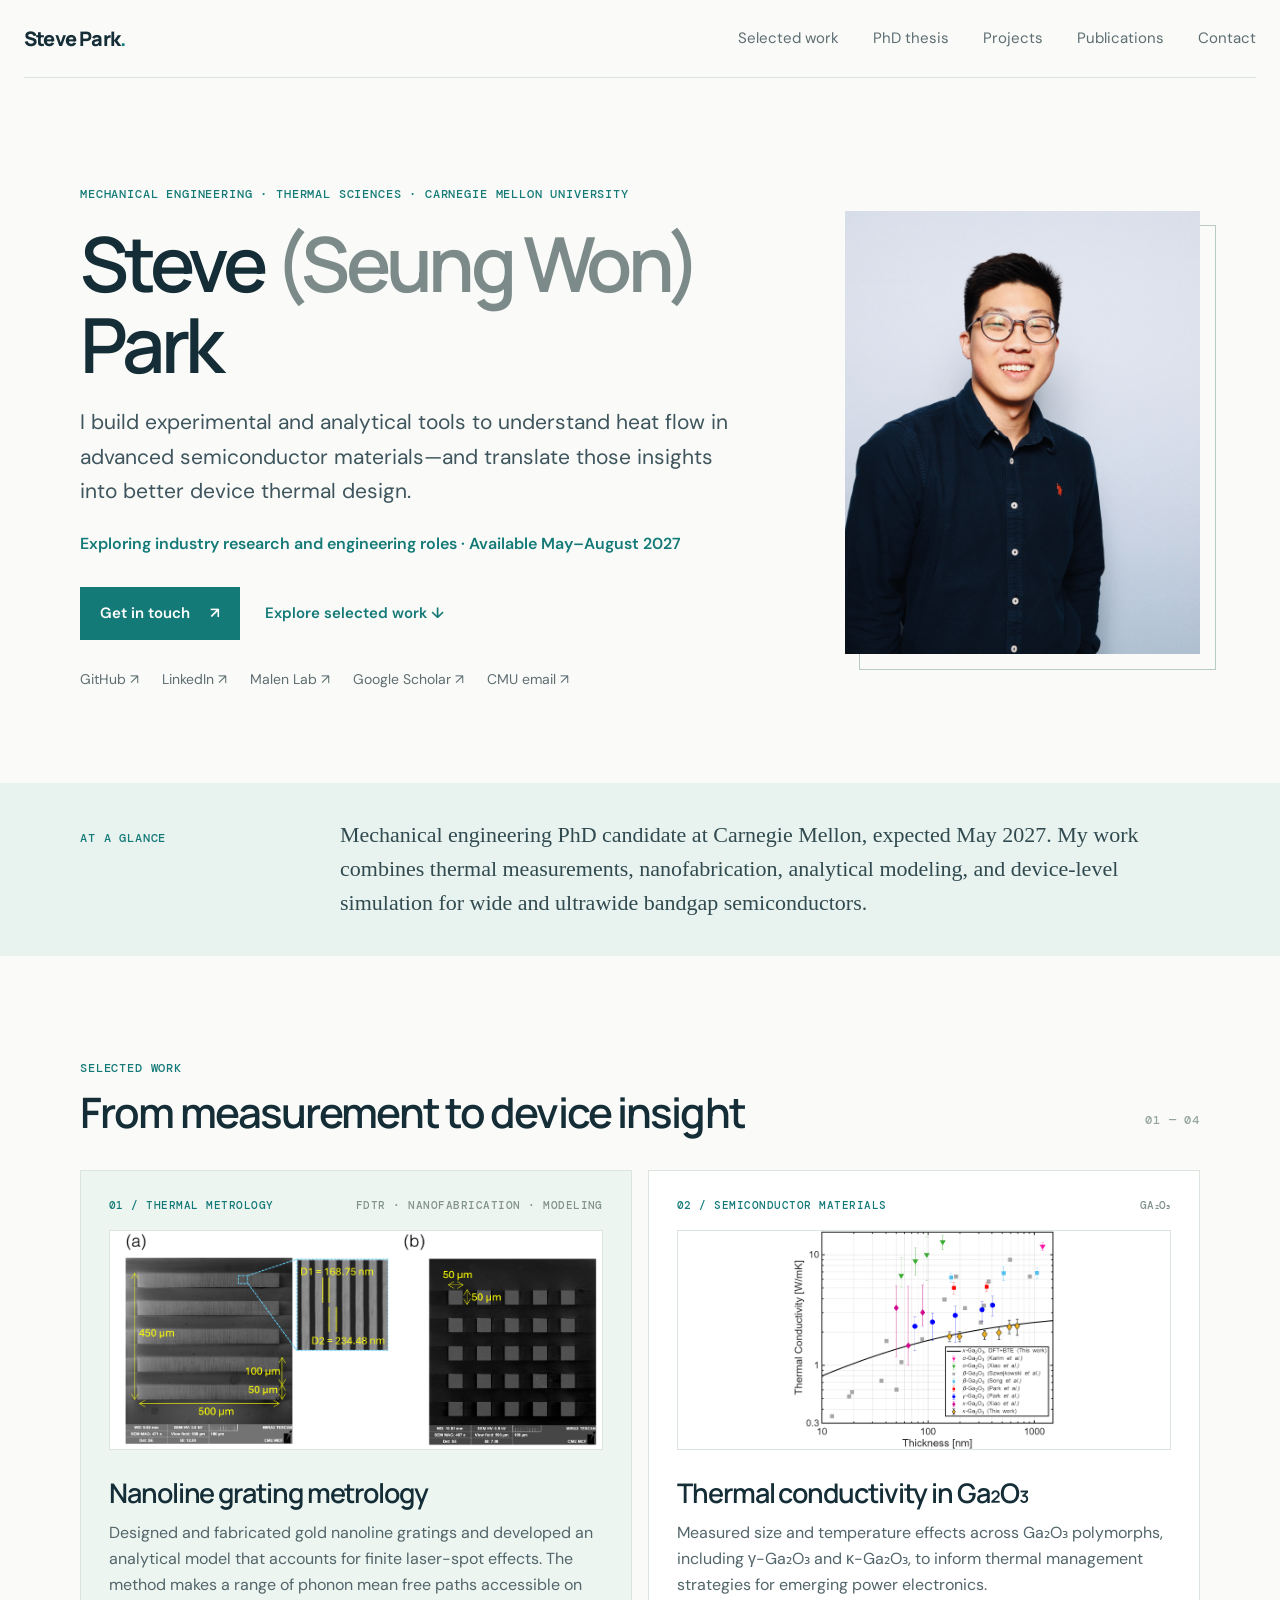
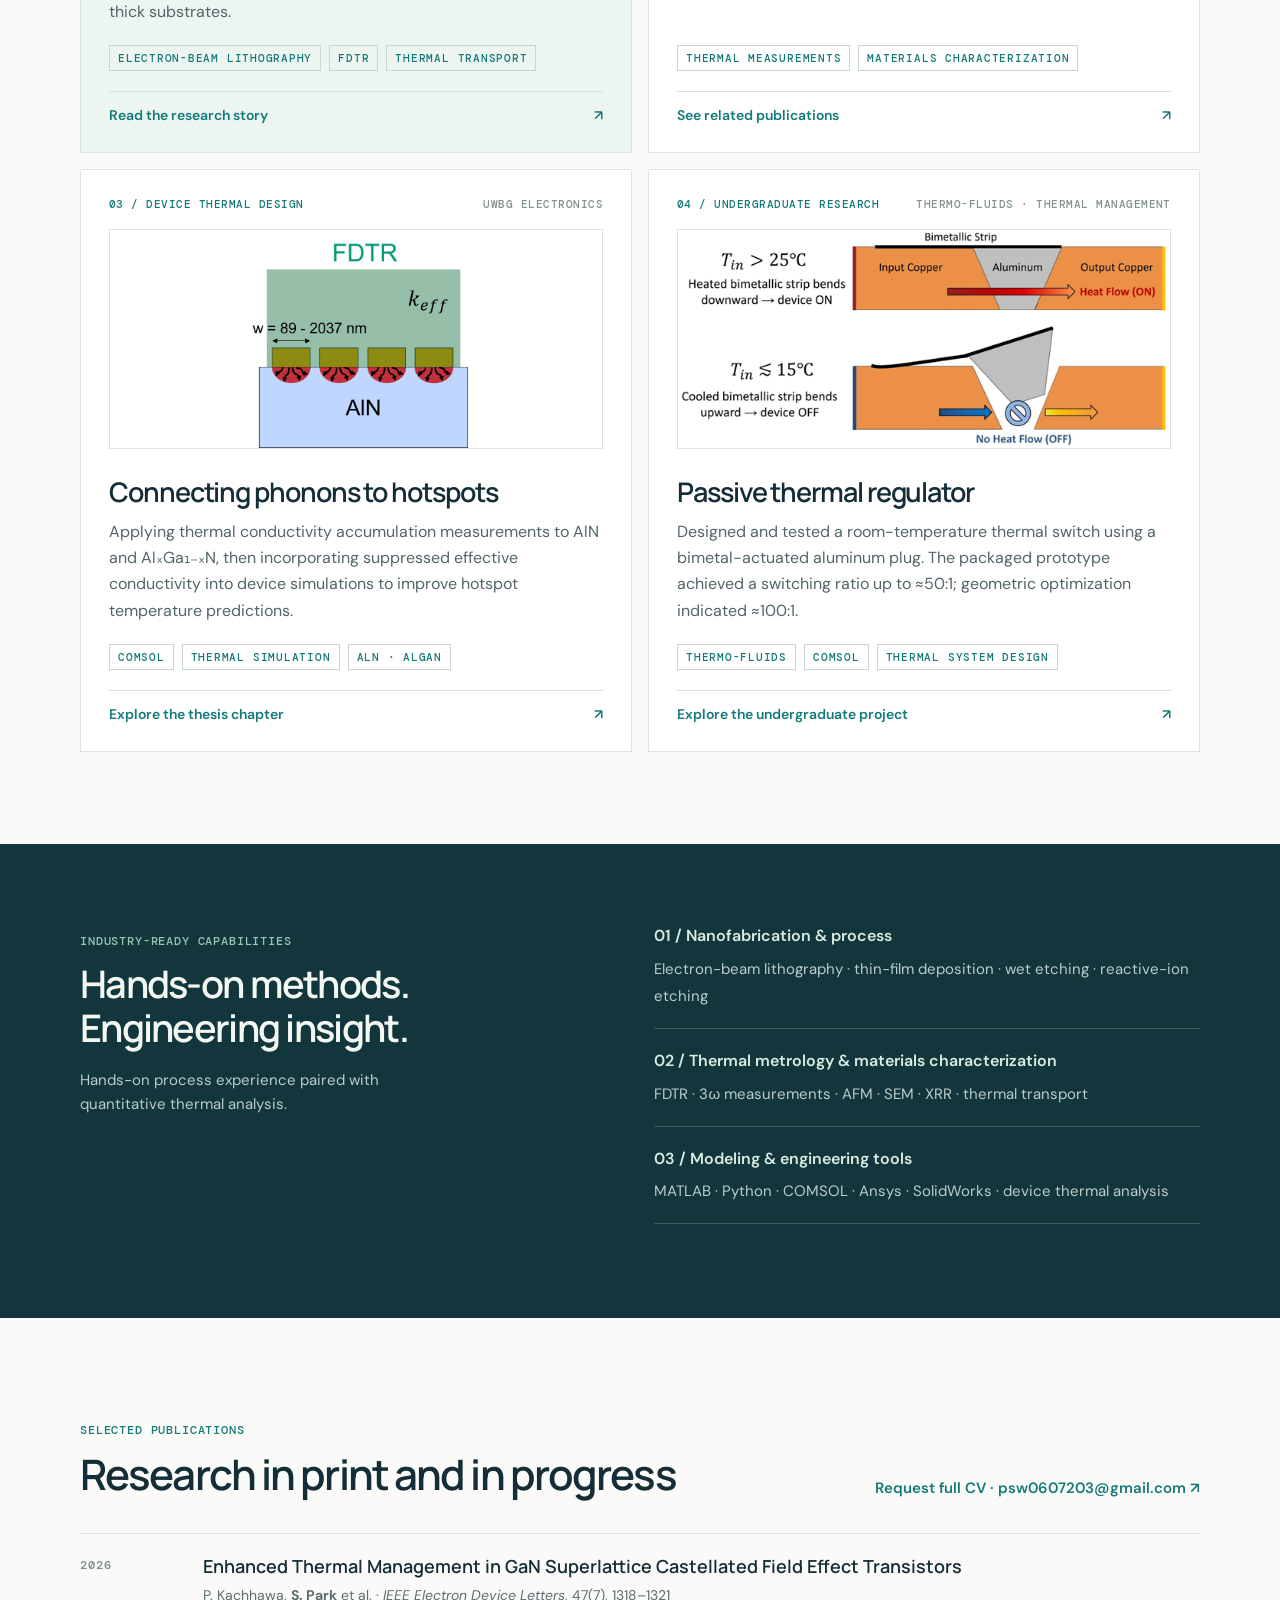
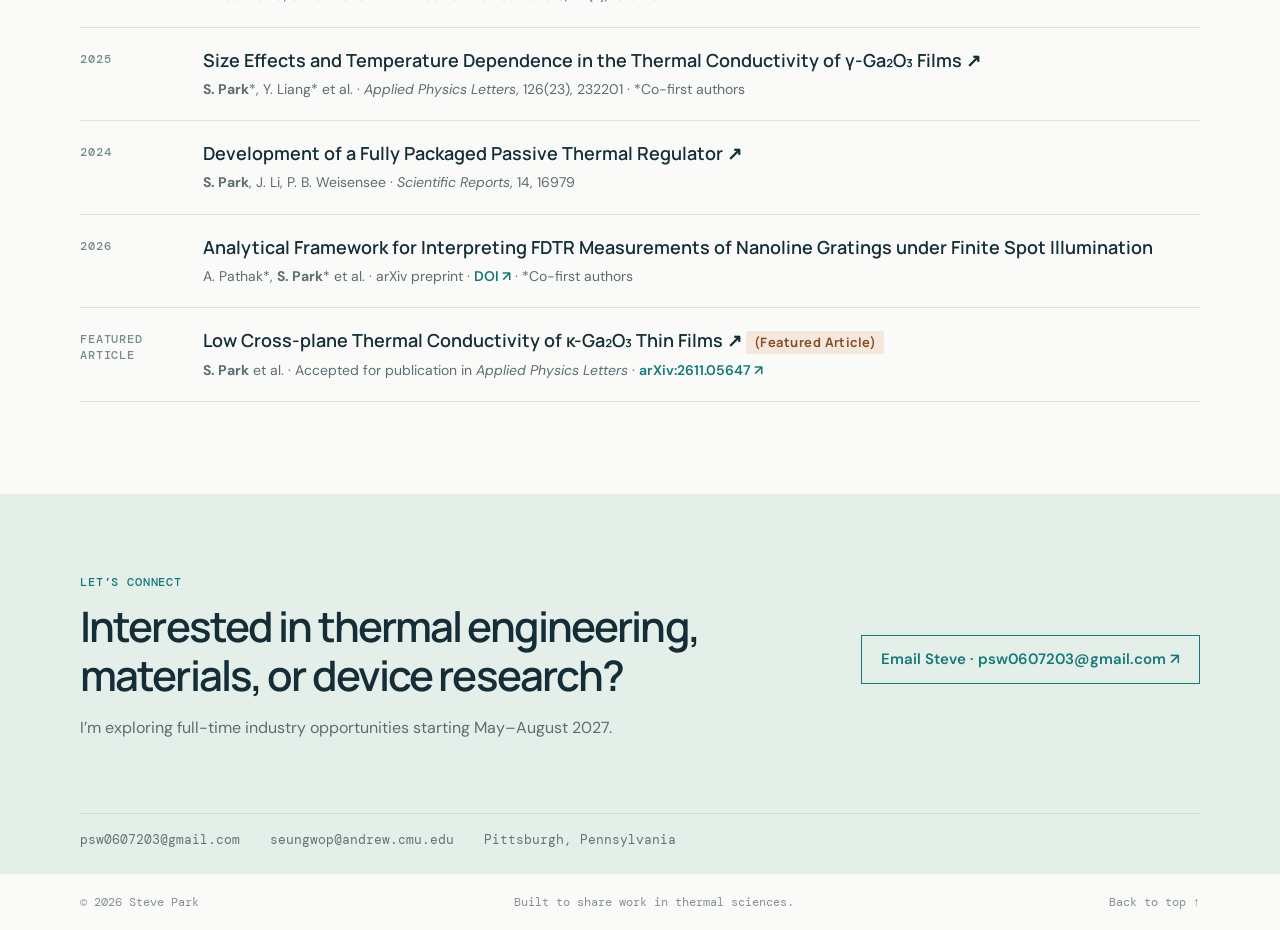
<file: index.html>
<!doctype html>
<html lang="en">
<head>
  <meta charset="utf-8">
  <meta name="viewport" content="width=device-width, initial-scale=1">
  <meta name="description" content="Steve (Seung Won) Park is a mechanical engineering PhD researcher developing thermal metrology and thermal management methods for advanced semiconductors.">
  <title>Steve Park · Mechanical Engineering Researcher</title>
  <link rel="stylesheet" href="styles.css">
</head>
<body>
  <header class="site-header">
    <a class="wordmark" href="index.html">Steve Park<span>.</span></a>
    <nav aria-label="Main navigation">
      <a href="#work">Selected work</a>
      <a href="thesis.html">PhD thesis</a>
      <a href="projects.html">Projects</a>
      <a href="#publications">Publications</a>
      <a href="#contact">Contact</a>
    </nav>
  </header>

  <main>
    <section class="hero wrap">
      <div class="hero-copy">
        <p class="eyebrow">Mechanical engineering · Thermal sciences · Carnegie Mellon University</p>
        <h1>Steve <span>(Seung Won)</span> Park</h1>
        <p class="lead">I build experimental and analytical tools to understand heat flow in advanced semiconductor materials—and translate those insights into better device thermal design.</p>
        <p class="availability">Exploring industry research and engineering roles · Available May–August 2027</p>
        <div class="actions">
          <a class="button" href="mailto:psw0607203@gmail.com">Get in touch <span aria-hidden="true">↗</span></a>
          <a class="text-link" href="#work">Explore selected work ↓</a>
        </div>
        <div class="socials">
          <a href="https://github.com/steve-seungwon-park" target="_blank" rel="noreferrer">GitHub ↗</a>
          <a href="https://www.linkedin.com/in/steve-seungwon-park" target="_blank" rel="noreferrer">LinkedIn ↗</a>
          <a href="https://meche.engineering.cmu.edu/faculty/malen-lab.html" target="_blank" rel="noreferrer">Malen Lab ↗</a>
          <a href="https://scholar.google.com/citations?user=a9eLEqkAAAAJ&amp;hl=en" target="_blank" rel="noreferrer">Google Scholar ↗</a>
          <a href="mailto:seungwop@andrew.cmu.edu">CMU email ↗</a>
        </div>
      </div>
      <figure class="portrait-frame"><img src="portrait.jpeg" alt="Portrait of Steve Park"></figure>
    </section>

    <section class="intro-band">
      <div class="wrap intro-grid">
        <p class="eyebrow">At a glance</p>
        <p>Mechanical engineering PhD candidate at Carnegie Mellon, expected May 2027. My work combines thermal measurements, nanofabrication, analytical modeling, and device-level simulation for wide and ultrawide bandgap semiconductors.</p>
      </div>
    </section>

    <section class="section wrap" id="work">
      <div class="section-heading"><div><p class="eyebrow">Selected work</p><h2>From measurement to device insight</h2></div><span class="section-index">01 — 04</span></div>
      <div class="project-grid">
        <article class="project-card project-feature">
          <div class="card-top"><span>01 / Thermal metrology</span><span>FDTR · Nanofabrication · Modeling</span></div>
          <figure class="project-visual"><img src="assets/nanoline-sem.png" alt="SEM images of fabricated gold nanoline gratings"></figure>
          <h3>Nanoline grating metrology</h3>
          <p>Designed and fabricated gold nanoline gratings and developed an analytical model that accounts for finite laser-spot effects. The method makes a range of phonon mean free paths accessible on thick substrates.</p>
          <div class="tags"><span>Electron-beam lithography</span><span>FDTR</span><span>Thermal transport</span></div>
          <a class="card-link" href="thesis.html#nanoline">Read the research story <span>↗</span></a>
        </article>
        <article class="project-card">
          <div class="card-top"><span>02 / Semiconductor materials</span><span>Ga₂O₃</span></div>
          <figure class="project-visual"><img src="assets/gallium-oxide-size-effect.png" alt="Thickness-dependent thermal conductivity measurements for Ga₂O₃ polymorphs"></figure>
          <h3>Thermal conductivity in Ga₂O₃</h3>
          <p>Measured size and temperature effects across Ga₂O₃ polymorphs, including γ-Ga₂O₃ and κ-Ga₂O₃, to inform thermal management strategies for emerging power electronics.</p>
          <div class="tags"><span>Thermal measurements</span><span>Materials characterization</span></div>
          <a class="card-link" href="#publications">See related publications <span>↗</span></a>
        </article>
        <article class="project-card">
          <div class="card-top"><span>03 / Device thermal design</span><span>UWBG electronics</span></div>
          <figure class="project-visual"><img src="assets/aln-fdtr-schematic.png" alt="Schematic of an AlN sample and FDTR measurement across patterned heater lines"></figure>
          <h3>Connecting phonons to hotspots</h3>
          <p>Applying thermal conductivity accumulation measurements to AlN and AlₓGa₁₋ₓN, then incorporating suppressed effective conductivity into device simulations to improve hotspot temperature predictions.</p>
          <div class="tags"><span>COMSOL</span><span>Thermal simulation</span><span>AlN · AlGaN</span></div>
          <a class="card-link" href="thesis.html#accumulation">Explore the thesis chapter <span>↗</span></a>
        </article>
        <article class="project-card">
          <div class="card-top"><span>04 / Undergraduate research</span><span>Thermo-fluids · Thermal management</span></div>
          <figure class="project-visual"><img src="assets/passive-regulator-operation.png" alt="Schematic showing the passive thermal regulator switching heat flow on or off"></figure>
          <h3>Passive thermal regulator</h3>
          <p>Designed and tested a room-temperature thermal switch using a bimetal-actuated aluminum plug. The packaged prototype achieved a switching ratio up to ≈50:1; geometric optimization indicated ≈100:1.</p>
          <div class="tags"><span>Thermo-fluids</span><span>COMSOL</span><span>Thermal system design</span></div>
          <a class="card-link" href="projects.html#thermal-regulator">Explore the undergraduate project <span>↗</span></a>
        </article>
      </div>
    </section>

    <section class="skills-band">
      <div class="wrap skills-content">
        <div><p class="eyebrow">Industry-ready capabilities</p><h2>Hands-on methods.<br>Engineering insight.</h2><p class="skills-intro">Hands-on process experience paired with quantitative thermal analysis.</p></div>
        <div class="skill-list">
          <div><span>01 / Nanofabrication & process</span><p>Electron-beam lithography · thin-film deposition · wet etching · reactive-ion etching</p></div>
          <div><span>02 / Thermal metrology & materials characterization</span><p>FDTR · 3ω measurements · AFM · SEM · XRR · thermal transport</p></div>
          <div><span>03 / Modeling & engineering tools</span><p>MATLAB · Python · COMSOL · Ansys · SolidWorks · device thermal analysis</p></div>
        </div>
      </div>
    </section>

    <section class="section wrap" id="publications">
      <div class="section-heading"><div><p class="eyebrow">Selected publications</p><h2>Research in print and in progress</h2></div><a class="text-link cv-link" href="https://mail.google.com/mail/?view=cm&amp;fs=1&amp;to=psw0607203@gmail.com&amp;su=CV%20request" target="_blank" rel="noreferrer">Request full CV · psw0607203@gmail.com ↗</a></div>
      <div class="publication-list">
        <article><span class="pub-year">2026</span><div><h3>Enhanced Thermal Management in GaN Superlattice Castellated Field Effect Transistors</h3><p>P. Kachhawa, <strong>S. Park</strong> et al. · <em>IEEE Electron Device Letters</em>, 47(7), 1318–1321</p></div></article>
        <article><span class="pub-year">2025</span><div><h3><a href="https://pubs.aip.org/aip/apl/article/126/23/232201/3349433" target="_blank" rel="noreferrer">Size Effects and Temperature Dependence in the Thermal Conductivity of γ-Ga₂O₃ Films ↗</a></h3><p><strong>S. Park</strong>*, Y. Liang* et al. · <em>Applied Physics Letters</em>, 126(23), 232201 · *Co-first authors</p></div></article>
        <article><span class="pub-year">2024</span><div><h3><a href="https://doi.org/10.1038/s41598-024-67758-4">Development of a Fully Packaged Passive Thermal Regulator ↗</a></h3><p><strong>S. Park</strong>, J. Li, P. B. Weisensee · <em>Scientific Reports</em>, 14, 16979</p></div></article>
        <article><span class="pub-year">2026</span><div><h3>Analytical Framework for Interpreting FDTR Measurements of Nanoline Gratings under Finite Spot Illumination</h3><p>A. Pathak*, <strong>S. Park</strong>* et al. · arXiv preprint · <a href="https://doi.org/10.48550/arXiv.2610.37957">DOI ↗</a> · *Co-first authors</p></div></article>
        <article><span class="pub-year">Featured article</span><div><h3><a href="https://arxiv.org/abs/2611.05647" target="_blank" rel="noreferrer">Low Cross-plane Thermal Conductivity of κ-Ga₂O₃ Thin Films ↗</a> <strong class="featured-badge">(Featured Article)</strong></h3><p><strong>S. Park</strong> et al. · Accepted for publication in <em>Applied Physics Letters</em> · <a href="https://arxiv.org/abs/2611.05647" target="_blank" rel="noreferrer">arXiv:2611.05647 ↗</a></p></div></article>
      </div>
    </section>

    <section class="contact-section" id="contact">
      <div class="wrap contact-inner"><div><p class="eyebrow">Let’s connect</p><h2>Interested in thermal engineering, materials, or device research?</h2><p>I’m exploring full-time industry opportunities starting May–August 2027.</p></div><a class="button button-light" href="https://mail.google.com/mail/?view=cm&amp;fs=1&amp;to=psw0607203@gmail.com&amp;su=Website%20inquiry" target="_blank" rel="noreferrer">Email Steve · psw0607203@gmail.com ↗</a></div>
      <div class="wrap contact-foot"><a href="mailto:psw0607203@gmail.com">psw0607203@gmail.com</a><a href="mailto:seungwop@andrew.cmu.edu">seungwop@andrew.cmu.edu</a><span>Pittsburgh, Pennsylvania</span></div>
    </section>
  </main>
  <footer class="site-footer wrap"><span>© 2026 Steve Park</span><span>Built to share work in thermal sciences.</span><a href="#top">Back to top ↑</a></footer>
</body>
</html>
</file>
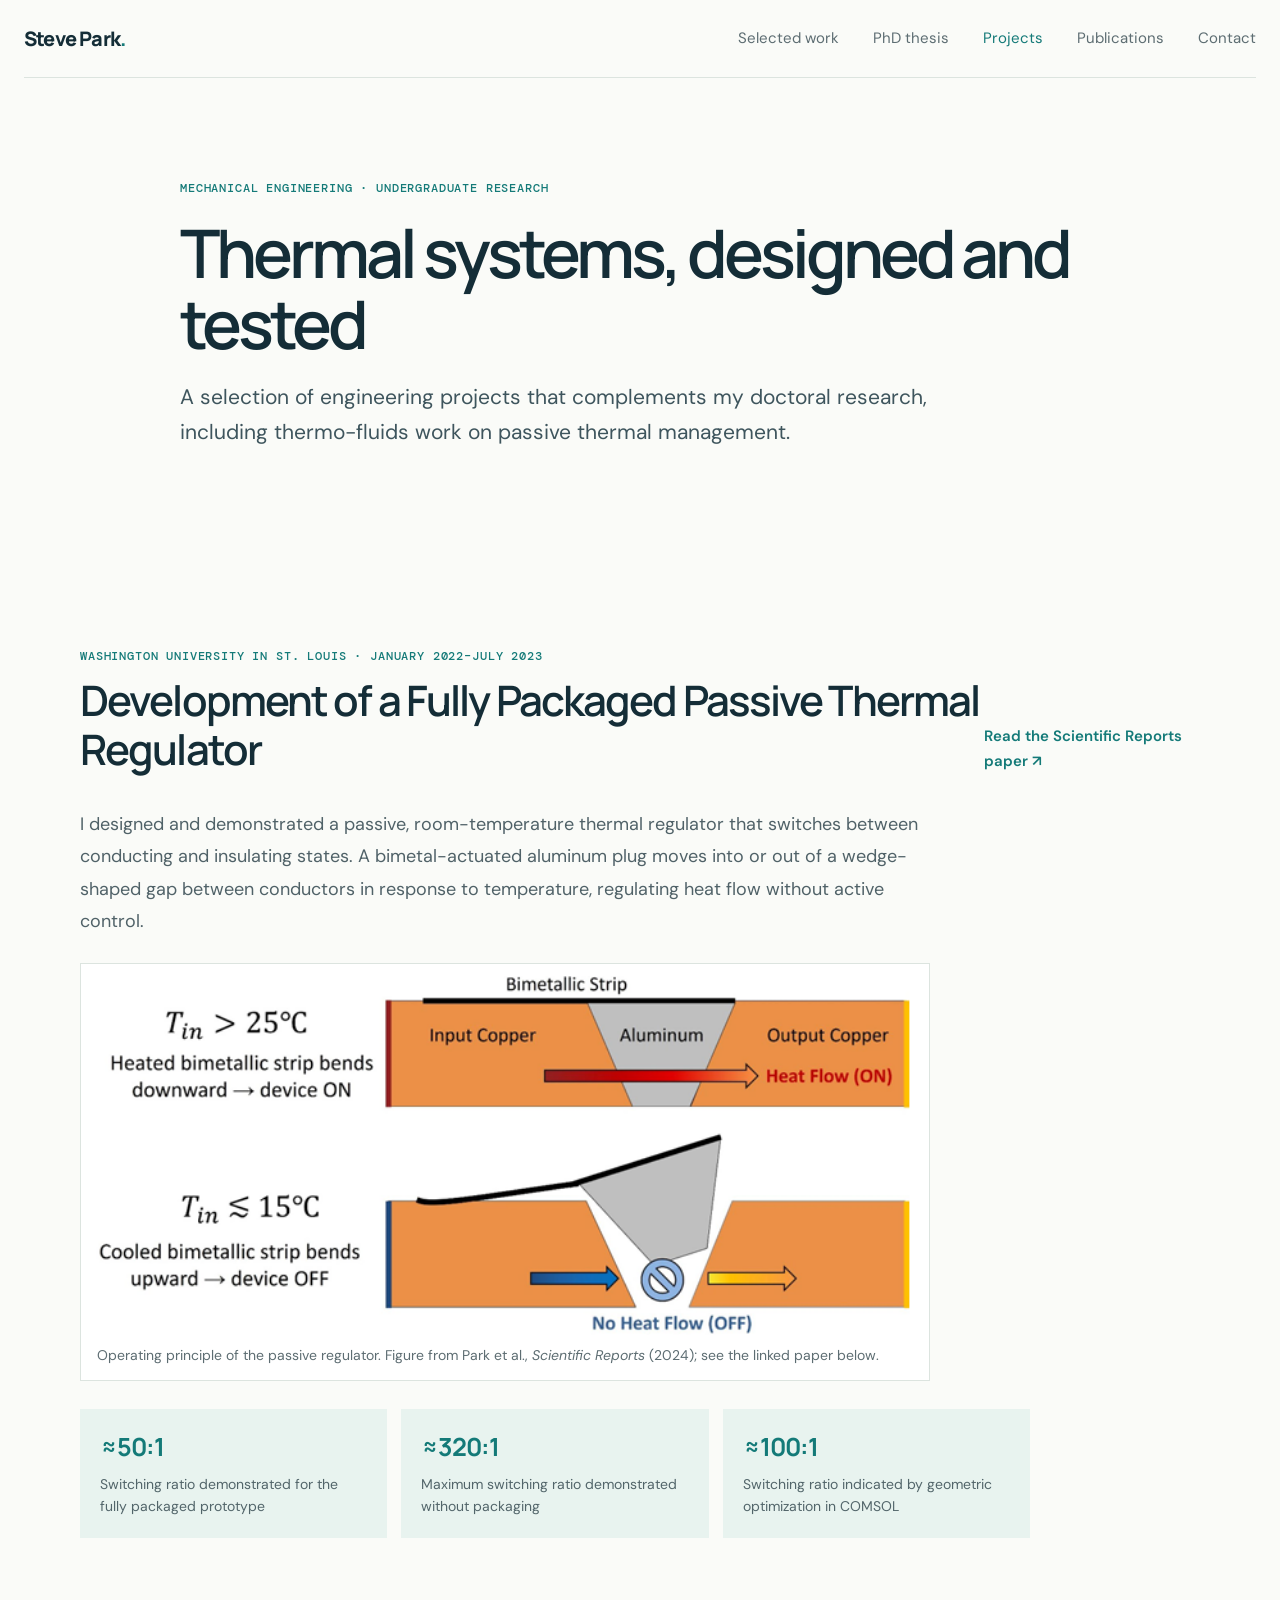
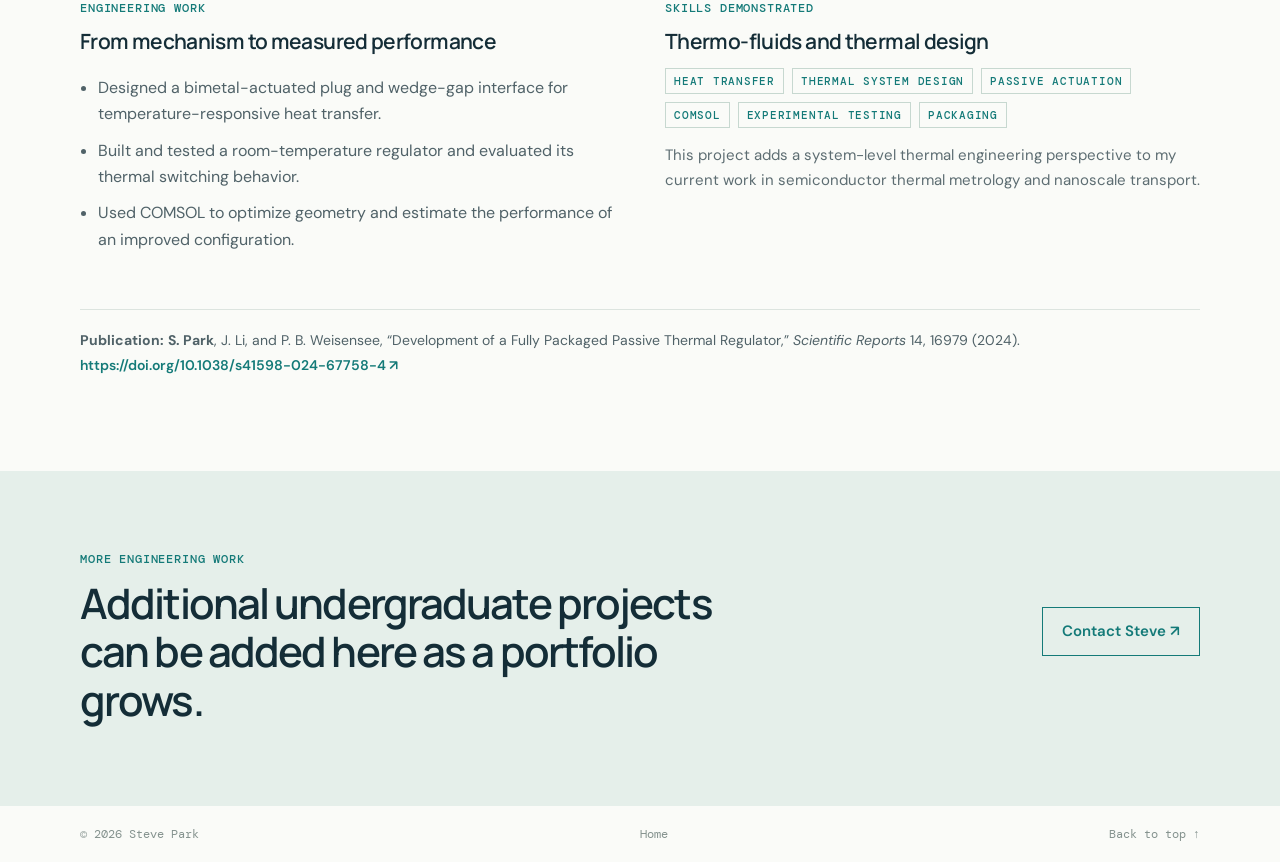
<file: projects.html>
<!doctype html>
<html lang="en">
<head>
  <meta charset="utf-8"><meta name="viewport" content="width=device-width, initial-scale=1">
  <meta name="description" content="Undergraduate mechanical engineering projects by Steve Park, including a published passive thermal regulator project.">
  <title>Projects · Steve Park</title><link rel="stylesheet" href="styles.css">
</head>
<body>
  <header class="site-header"><a class="wordmark" href="index.html">Steve Park<span>.</span></a><nav aria-label="Main navigation"><a href="index.html#work">Selected work</a><a href="thesis.html">PhD thesis</a><a class="active" href="projects.html">Projects</a><a href="index.html#publications">Publications</a><a href="index.html#contact">Contact</a></nav></header>
  <main>
    <section class="thesis-hero wrap"><p class="eyebrow">Mechanical engineering · Undergraduate research</p><h1>Thermal systems, designed and tested</h1><p class="lead">A selection of engineering projects that complements my doctoral research, including thermo-fluids work on passive thermal management.</p></section>
    <section class="section wrap project-detail" id="thermal-regulator">
      <div class="section-heading"><div><p class="eyebrow">Washington University in St. Louis · January 2022–July 2023</p><h2>Development of a Fully Packaged Passive Thermal Regulator</h2></div><a class="text-link" href="https://doi.org/10.1038/s41598-024-67758-4" target="_blank" rel="noreferrer">Read the Scientific Reports paper ↗</a></div>
      <p class="project-summary">I designed and demonstrated a passive, room-temperature thermal regulator that switches between conducting and insulating states. A bimetal-actuated aluminum plug moves into or out of a wedge-shaped gap between conductors in response to temperature, regulating heat flow without active control.</p>
      <figure class="research-figure project-hero-figure"><img src="assets/passive-regulator-operation.png" alt="Operating principle of a passive thermal regulator: the bimetal-actuated plug opens the heat path above the transition temperature and closes it below the transition temperature"><figcaption>Operating principle of the passive regulator. Figure from Park et al., <em>Scientific Reports</em> (2024); see the linked paper below.</figcaption></figure>
      <div class="project-metrics">
        <div><span>≈50:1</span><p>Switching ratio demonstrated for the fully packaged prototype</p></div>
        <div><span>≈320:1</span><p>Maximum switching ratio demonstrated without packaging</p></div>
        <div><span>≈100:1</span><p>Switching ratio indicated by geometric optimization in COMSOL</p></div>
      </div>
      <div class="project-detail-grid">
        <section><p class="eyebrow">Engineering work</p><h3>From mechanism to measured performance</h3><ul><li>Designed a bimetal-actuated plug and wedge-gap interface for temperature-responsive heat transfer.</li><li>Built and tested a room-temperature regulator and evaluated its thermal switching behavior.</li><li>Used COMSOL to optimize geometry and estimate the performance of an improved configuration.</li></ul></section>
        <section><p class="eyebrow">Skills demonstrated</p><h3>Thermo-fluids and thermal design</h3><div class="tags"><span>Heat transfer</span><span>Thermal system design</span><span>Passive actuation</span><span>COMSOL</span><span>Experimental testing</span><span>Packaging</span></div><p class="detail-note">This project adds a system-level thermal engineering perspective to my current work in semiconductor thermal metrology and nanoscale transport.</p></section>
      </div>
      <div class="paper-credit"><strong>Publication:</strong> <strong>S. Park</strong>, J. Li, and P. B. Weisensee, “Development of a Fully Packaged Passive Thermal Regulator,” <em>Scientific Reports</em> 14, 16979 (2024). <a href="https://doi.org/10.1038/s41598-024-67758-4" target="_blank" rel="noreferrer">https://doi.org/10.1038/s41598-024-67758-4 ↗</a></div>
    </section>
    <section class="contact-section"><div class="wrap contact-inner"><div><p class="eyebrow">More engineering work</p><h2>Additional undergraduate projects can be added here as a portfolio grows.</h2></div><a class="button button-light" href="mailto:psw0607203@gmail.com">Contact Steve ↗</a></div></section>
  </main>
  <footer class="site-footer wrap"><span>© 2026 Steve Park</span><a href="index.html">Home</a><a href="#top">Back to top ↑</a></footer>
</body>
</html>
</file>
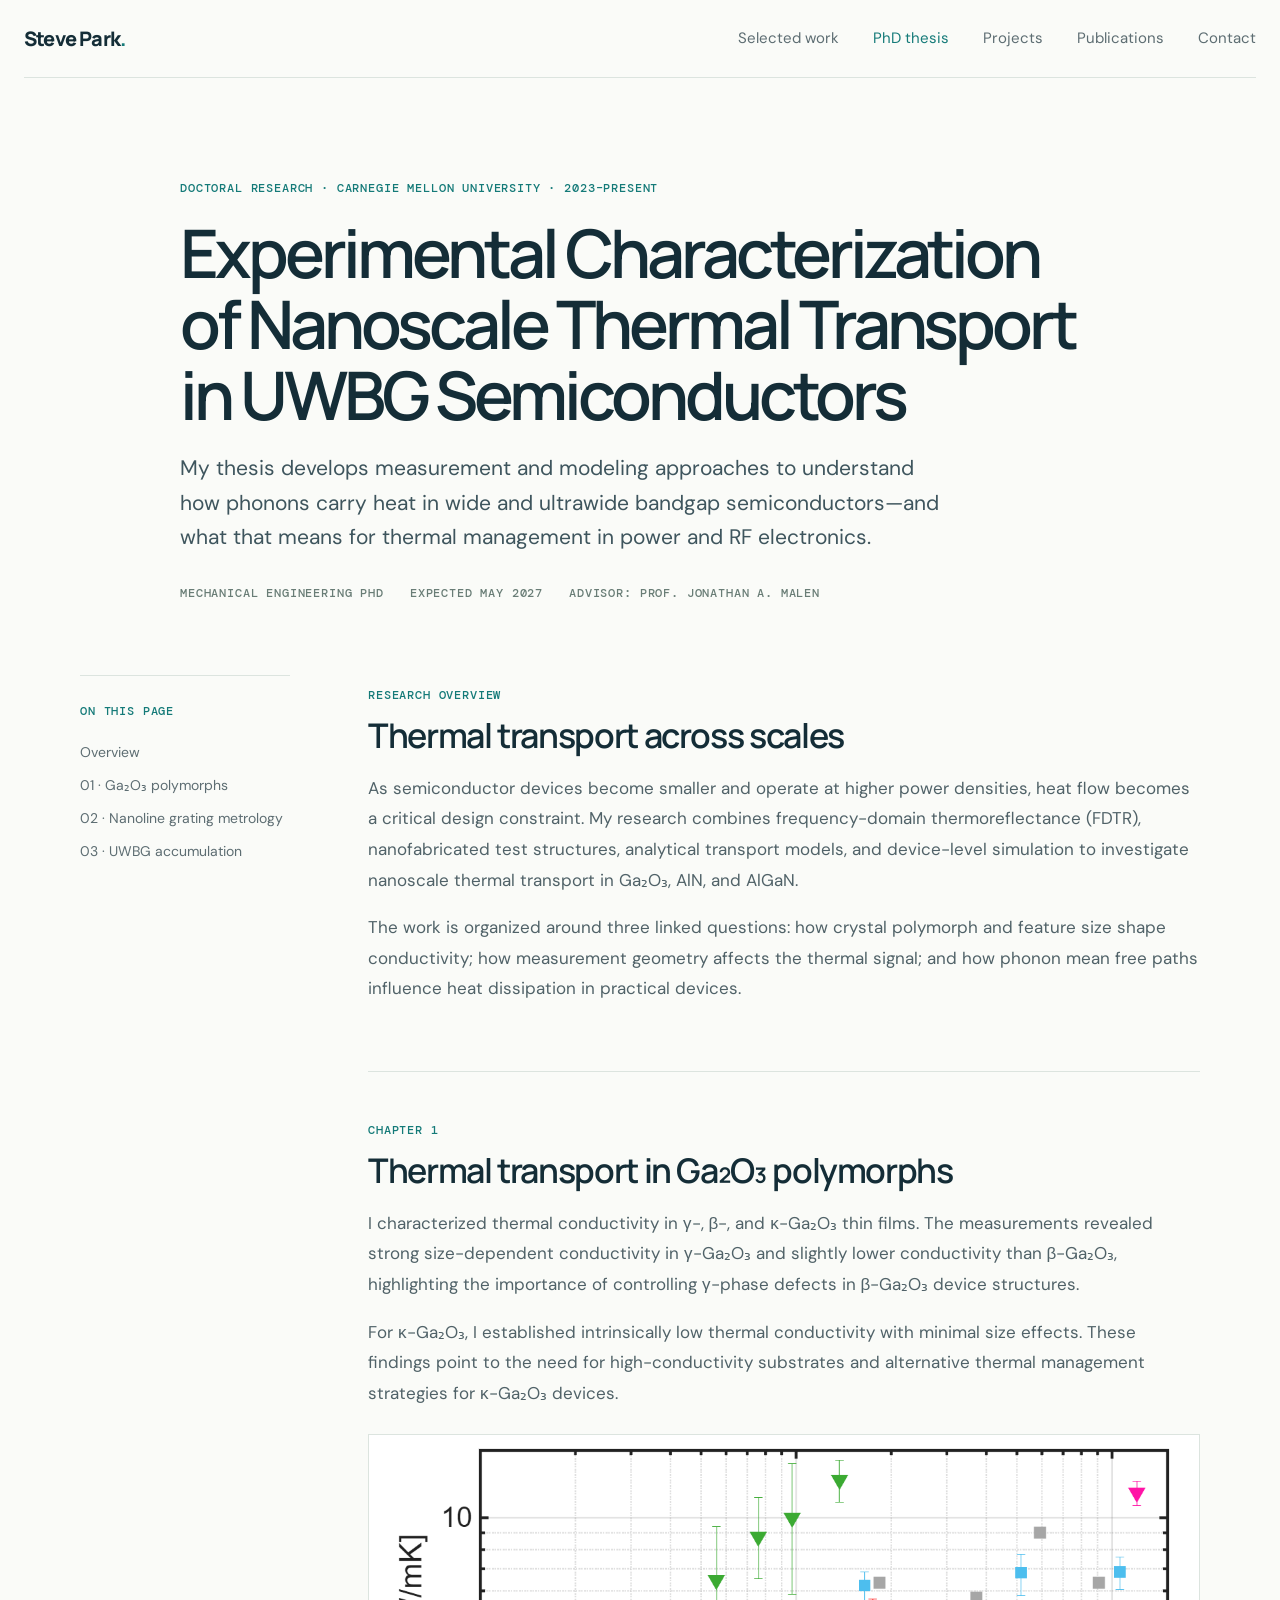
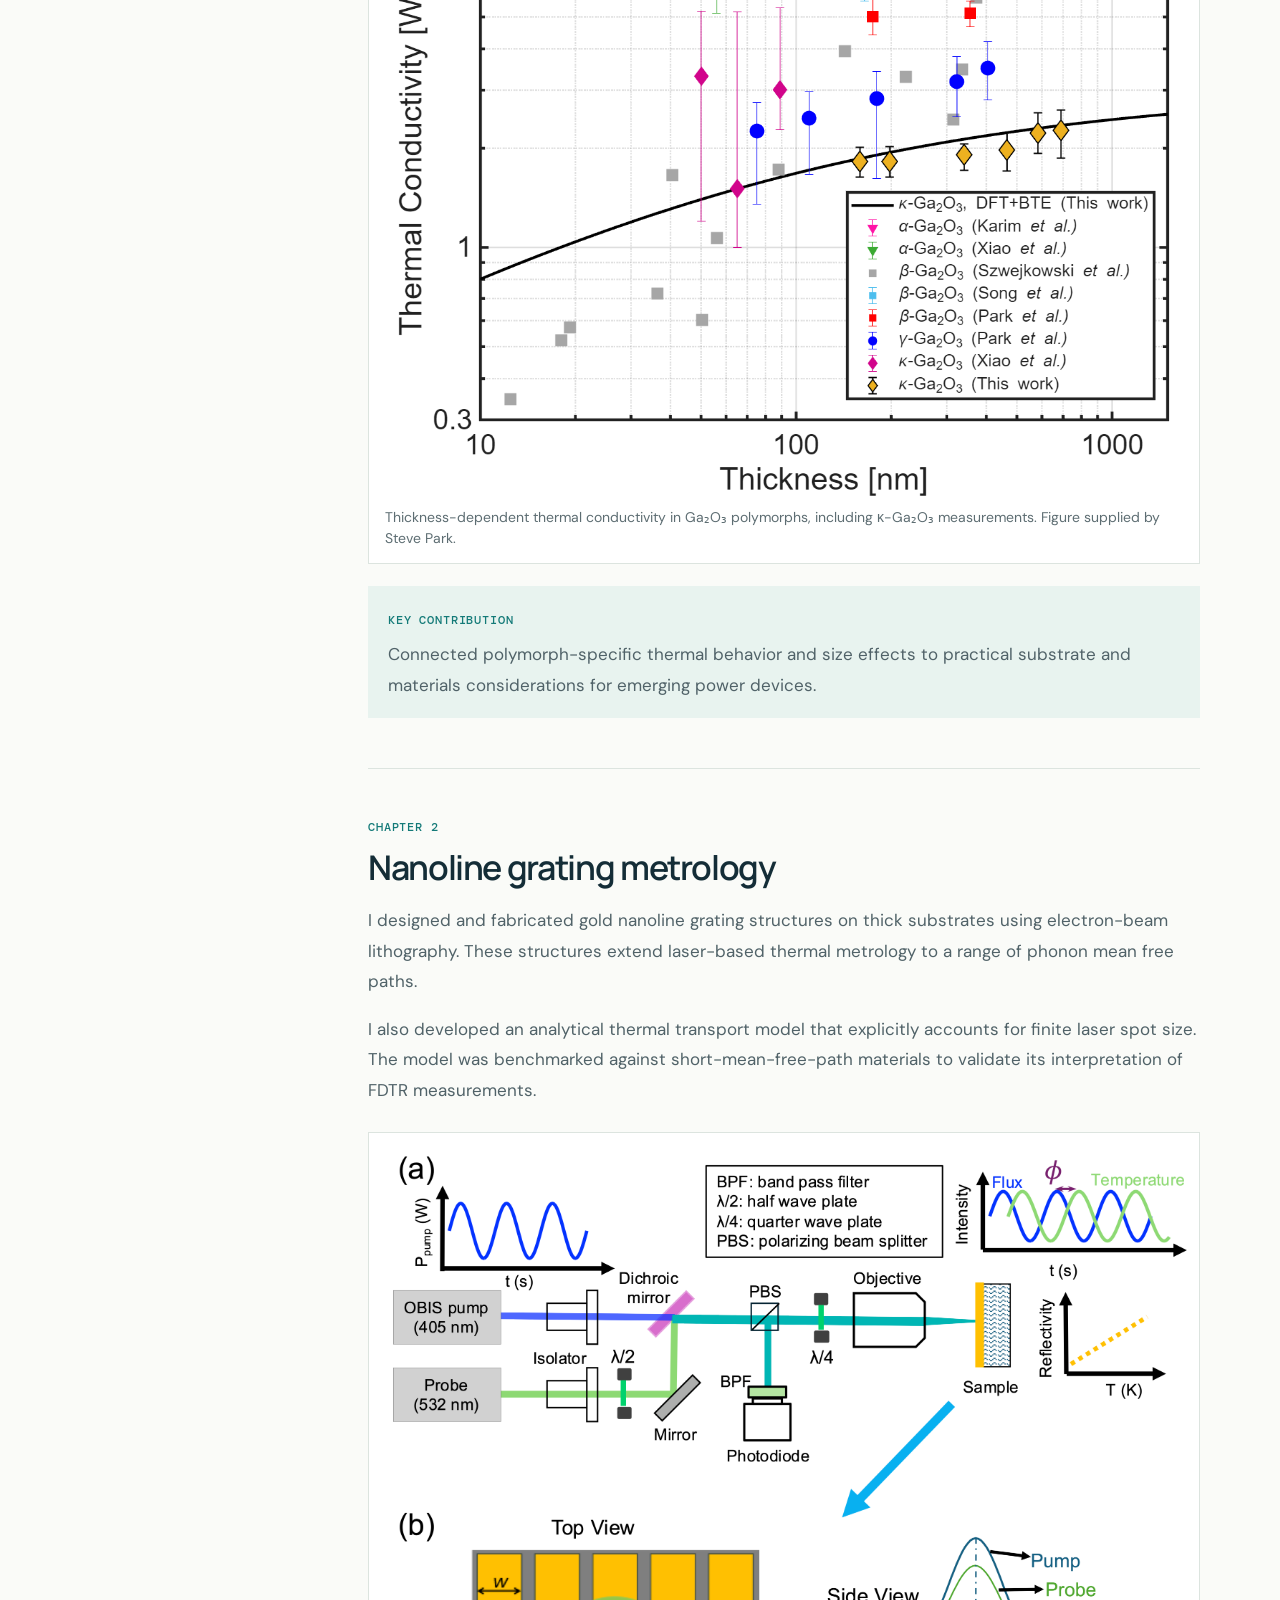
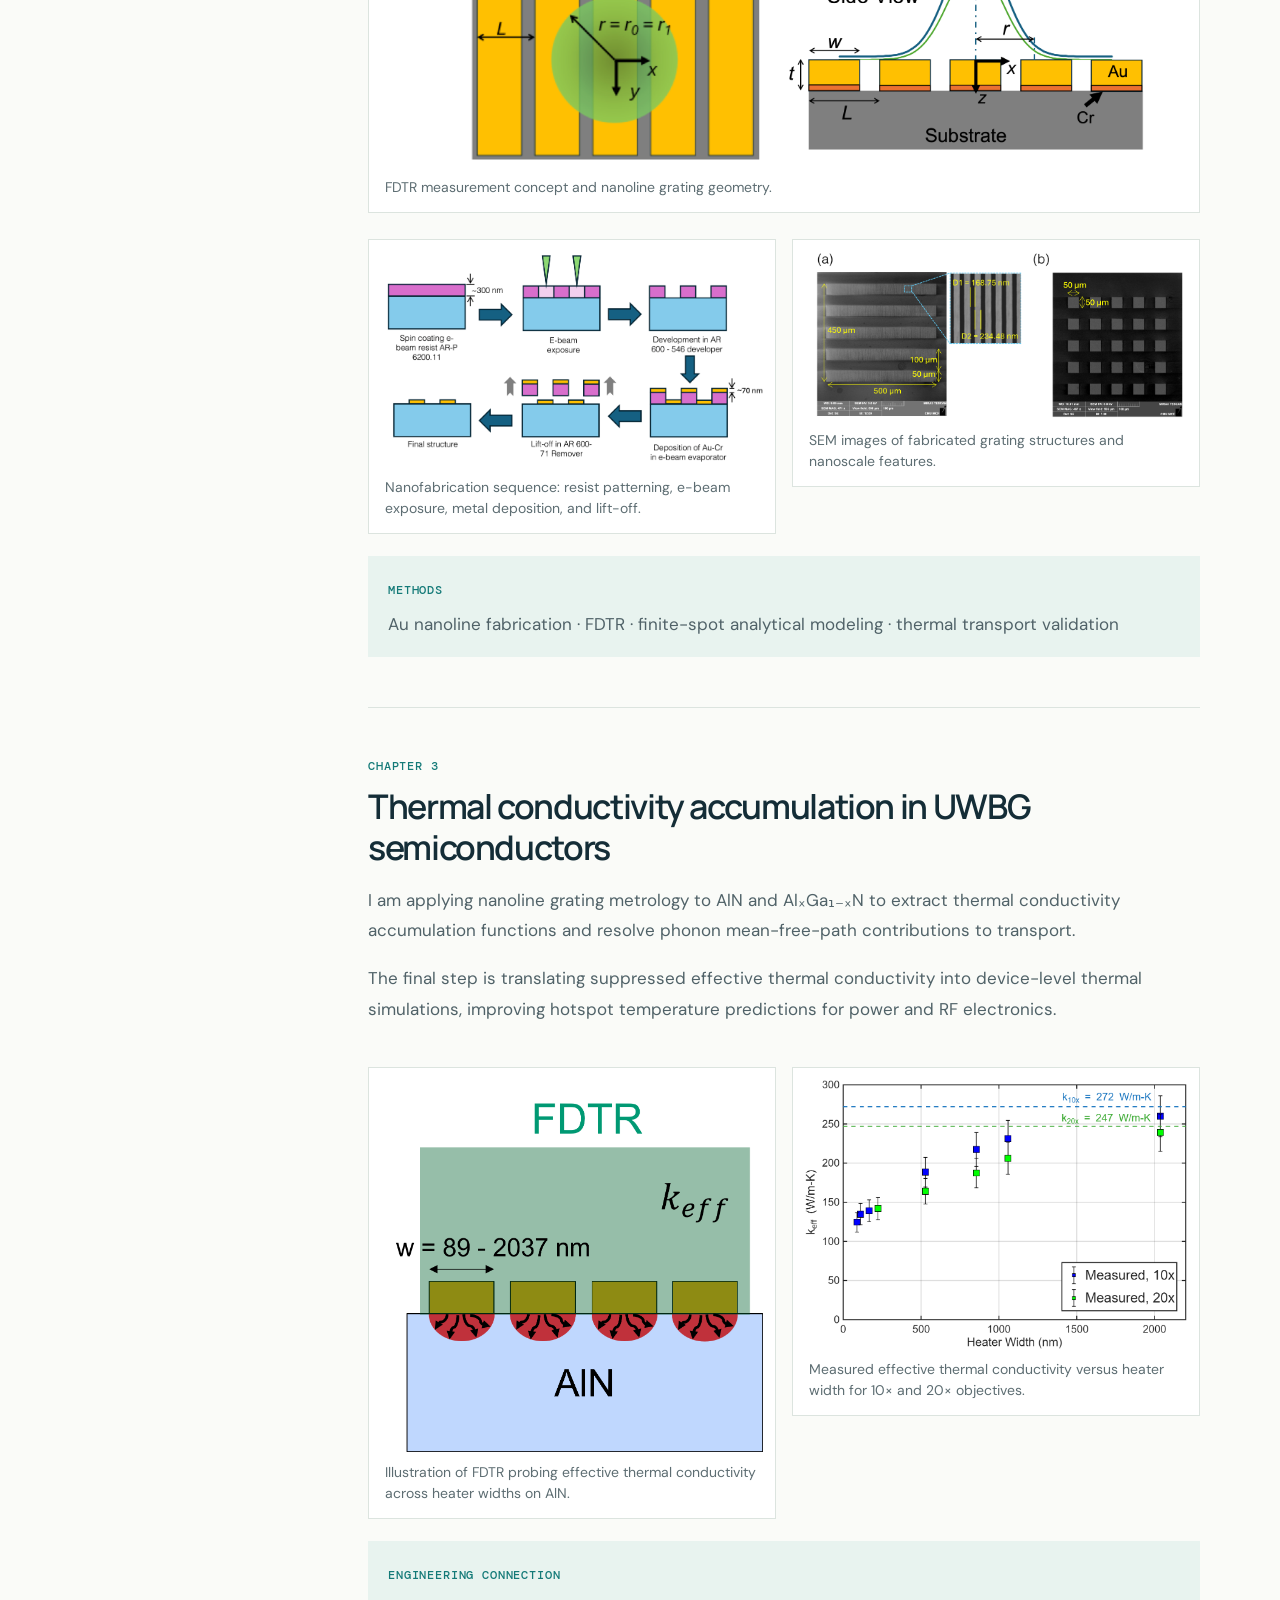
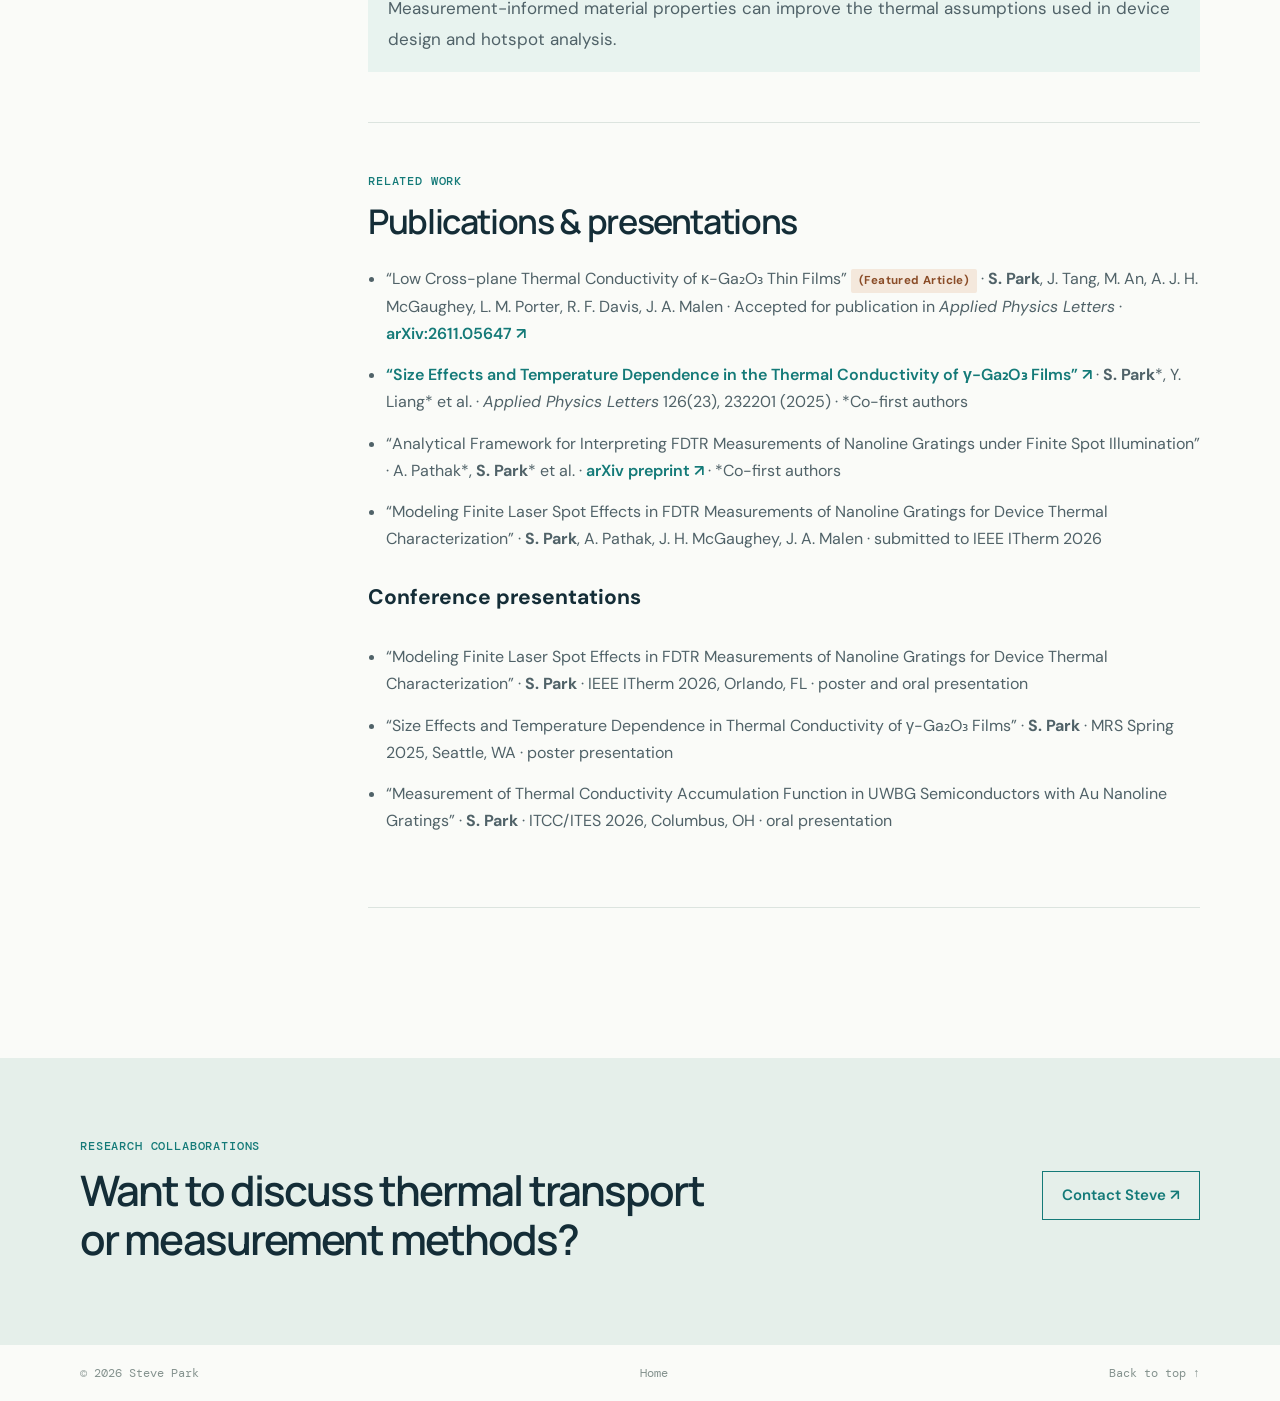
<file: thesis.html>
<!doctype html>
<html lang="en">
<head>
  <meta charset="utf-8"><meta name="viewport" content="width=device-width, initial-scale=1">
  <meta name="description" content="Steve Park's PhD thesis on experimental characterization of nanoscale thermal transport in ultrawide bandgap semiconductors.">
  <title>PhD Thesis · Steve Park</title><link rel="stylesheet" href="styles.css">
</head>
<body>
  <header class="site-header"><a class="wordmark" href="index.html">Steve Park<span>.</span></a><nav aria-label="Main navigation"><a href="index.html#work">Selected work</a><a class="active" href="thesis.html">PhD thesis</a><a href="projects.html">Projects</a><a href="index.html#publications">Publications</a><a href="index.html#contact">Contact</a></nav></header>
  <main>
    <section class="thesis-hero wrap"><p class="eyebrow">Doctoral research · Carnegie Mellon University · 2023–present</p><h1>Experimental Characterization of Nanoscale Thermal Transport in UWBG Semiconductors</h1><p class="lead">My thesis develops measurement and modeling approaches to understand how phonons carry heat in wide and ultrawide bandgap semiconductors—and what that means for thermal management in power and RF electronics.</p><div class="thesis-meta"><span>Mechanical Engineering PhD</span><span>Expected May 2027</span><span>Advisor: Prof. Jonathan A. Malen</span></div></section>
    <section class="thesis-body wrap">
      <aside class="contents"><p class="eyebrow">On this page</p><a href="#overview">Overview</a><a href="#gallium-oxide">01 · Ga₂O₃ polymorphs</a><a href="#nanoline">02 · Nanoline grating metrology</a><a href="#accumulation">03 · UWBG accumulation</a></aside>
      <div class="thesis-content">
        <section id="overview"><p class="eyebrow">Research overview</p><h2>Thermal transport across scales</h2><p>As semiconductor devices become smaller and operate at higher power densities, heat flow becomes a critical design constraint. My research combines frequency-domain thermoreflectance (FDTR), nanofabricated test structures, analytical transport models, and device-level simulation to investigate nanoscale thermal transport in Ga₂O₃, AlN, and AlGaN.</p><p>The work is organized around three linked questions: how crystal polymorph and feature size shape conductivity; how measurement geometry affects the thermal signal; and how phonon mean free paths influence heat dissipation in practical devices.</p></section>
        <section id="gallium-oxide"><p class="eyebrow">Chapter 1</p><h2>Thermal transport in Ga₂O₃ polymorphs</h2><p>I characterized thermal conductivity in γ-, β-, and κ-Ga₂O₃ thin films. The measurements revealed strong size-dependent conductivity in γ-Ga₂O₃ and slightly lower conductivity than β-Ga₂O₃, highlighting the importance of controlling γ-phase defects in β-Ga₂O₃ device structures.</p><p>For κ-Ga₂O₃, I established intrinsically low thermal conductivity with minimal size effects. These findings point to the need for high-conductivity substrates and alternative thermal management strategies for κ-Ga₂O₃ devices.</p><figure class="research-figure"><img src="assets/gallium-oxide-size-effect.png" alt="Thermal conductivity versus film thickness for Ga₂O₃ polymorphs, with κ-Ga₂O₃ measurements and comparison data"><figcaption>Thickness-dependent thermal conductivity in Ga₂O₃ polymorphs, including κ-Ga₂O₃ measurements. Figure supplied by Steve Park.</figcaption></figure><div class="finding"><span>Key contribution</span><p>Connected polymorph-specific thermal behavior and size effects to practical substrate and materials considerations for emerging power devices.</p></div></section>
        <section id="nanoline"><p class="eyebrow">Chapter 2</p><h2>Nanoline grating metrology</h2><p>I designed and fabricated gold nanoline grating structures on thick substrates using electron-beam lithography. These structures extend laser-based thermal metrology to a range of phonon mean free paths.</p><p>I also developed an analytical thermal transport model that explicitly accounts for finite laser spot size. The model was benchmarked against short-mean-free-path materials to validate its interpretation of FDTR measurements.</p><figure class="research-figure"><img src="assets/nanoline-fdtr-schematic.png" alt="FDTR optical setup and top-view and side-view geometry of gold nanoline gratings"><figcaption>FDTR measurement concept and nanoline grating geometry.</figcaption></figure><div class="figure-grid"><figure class="research-figure"><img src="assets/nanoline-fabrication.png" alt="Process diagram for electron-beam lithography, gold-chromium deposition, development, and lift-off"><figcaption>Nanofabrication sequence: resist patterning, e-beam exposure, metal deposition, and lift-off.</figcaption></figure><figure class="research-figure"><img src="assets/nanoline-sem.png" alt="Scanning electron microscope images of fabricated nanoline gratings and nanoscale features"><figcaption>SEM images of fabricated grating structures and nanoscale features.</figcaption></figure></div><div class="finding"><span>Methods</span><p>Au nanoline fabrication · FDTR · finite-spot analytical modeling · thermal transport validation</p></div></section>
        <section id="accumulation"><p class="eyebrow">Chapter 3</p><h2>Thermal conductivity accumulation in UWBG semiconductors</h2><p>I am applying nanoline grating metrology to AlN and AlₓGa₁₋ₓN to extract thermal conductivity accumulation functions and resolve phonon mean-free-path contributions to transport.</p><p>The final step is translating suppressed effective thermal conductivity into device-level thermal simulations, improving hotspot temperature predictions for power and RF electronics.</p><div class="figure-grid"><figure class="research-figure"><img src="assets/aln-fdtr-schematic.png" alt="FDTR optical measurement setup and schematic of effective thermal conductivity sampling in an AlN substrate"><figcaption>Illustration of FDTR probing effective thermal conductivity across heater widths on AlN.</figcaption></figure><figure class="research-figure"><img src="assets/aln-effective-conductivity.png" alt="Measured effective thermal conductivity of AlN versus heater width for two objective magnifications"><figcaption>Measured effective thermal conductivity versus heater width for 10× and 20× objectives.</figcaption></figure></div><div class="finding"><span>Engineering connection</span><p>Measurement-informed material properties can improve the thermal assumptions used in device design and hotspot analysis.</p></div></section>
        <section><p class="eyebrow">Related work</p><h2>Publications & presentations</h2><ul class="thesis-links"><li>“Low Cross-plane Thermal Conductivity of κ-Ga₂O₃ Thin Films” <strong class="featured-badge">(Featured Article)</strong> · <strong>S. Park</strong>, J. Tang, M. An, A. J. H. McGaughey, L. M. Porter, R. F. Davis, J. A. Malen · Accepted for publication in <em>Applied Physics Letters</em> · <a href="https://arxiv.org/abs/2611.05647" target="_blank" rel="noreferrer">arXiv:2611.05647 ↗</a></li><li><a href="https://pubs.aip.org/aip/apl/article/126/23/232201/3349433" target="_blank" rel="noreferrer">“Size Effects and Temperature Dependence in the Thermal Conductivity of γ-Ga₂O₃ Films” ↗</a> · <strong>S. Park</strong>*, Y. Liang* et al. · <em>Applied Physics Letters</em> 126(23), 232201 (2025) · *Co-first authors</li><li>“Analytical Framework for Interpreting FDTR Measurements of Nanoline Gratings under Finite Spot Illumination” · A. Pathak*, <strong>S. Park</strong>* et al. · <a href="https://doi.org/10.48550/arXiv.2610.37957">arXiv preprint ↗</a> · *Co-first authors</li><li>“Modeling Finite Laser Spot Effects in FDTR Measurements of Nanoline Gratings for Device Thermal Characterization” · <strong>S. Park</strong>, A. Pathak, J. H. McGaughey, J. A. Malen · submitted to IEEE ITherm 2026</li></ul><h3>Conference presentations</h3><ul class="thesis-links"><li>“Modeling Finite Laser Spot Effects in FDTR Measurements of Nanoline Gratings for Device Thermal Characterization” · <strong>S. Park</strong> · IEEE ITherm 2026, Orlando, FL · poster and oral presentation</li><li>“Size Effects and Temperature Dependence in Thermal Conductivity of γ-Ga₂O₃ Films” · <strong>S. Park</strong> · MRS Spring 2025, Seattle, WA · poster presentation</li><li>“Measurement of Thermal Conductivity Accumulation Function in UWBG Semiconductors with Au Nanoline Gratings” · <strong>S. Park</strong> · ITCC/ITES 2026, Columbus, OH · oral presentation</li></ul></section>
      </div>
    </section>
    <section class="contact-section"><div class="wrap contact-inner"><div><p class="eyebrow">Research collaborations</p><h2>Want to discuss thermal transport or measurement methods?</h2></div><a class="button button-light" href="mailto:psw0607203@gmail.com">Contact Steve ↗</a></div></section>
  </main>
  <footer class="site-footer wrap"><span>© 2026 Steve Park</span><a href="index.html">Home</a><a href="#top">Back to top ↑</a></footer>
</body>
</html>
</file>
<file: styles.css>
@import url('https://fonts.googleapis.com/css2?family=DM+Mono:wght@400;500&family=DM+Sans:wght@400;500;600;700&family=Manrope:wght@400;500;600;700;800&display=swap');
:root{--ink:#142d37;--muted:#5d6d72;--teal:#147a78;--mint:#e8f3ef;--paper:#fafbf8;--line:#dce4df;--orange:#d5844e;--serif:Georgia,'Times New Roman',serif}*{box-sizing:border-box}html{scroll-behavior:smooth}body{margin:0;background:var(--paper);color:var(--ink);font-family:'DM Sans',Arial,sans-serif;font-size:16px;line-height:1.65}a{color:inherit;text-decoration:none}a:hover{color:var(--teal)}.wrap{width:min(1120px,calc(100% - 48px));margin-inline:auto}.site-header{height:78px;width:min(1240px,calc(100% - 48px));margin:auto;display:flex;align-items:center;justify-content:space-between;border-bottom:1px solid var(--line)}.wordmark{font-family:Manrope,sans-serif;font-weight:800;font-size:20px;letter-spacing:-.8px}.wordmark span{color:var(--teal)}nav{display:flex;gap:34px;font-size:13px;color:var(--muted)}nav a{padding:8px 0}nav a:hover,nav .active{color:var(--teal)}.hero{display:grid;grid-template-columns:1.32fr .68fr;gap:76px;align-items:center;padding-top:96px;padding-bottom:92px}.eyebrow,.section-index,.card-top,.tags,.pub-year,.thesis-meta,.finding span{font:500 11px 'DM Mono',monospace;letter-spacing:.07em;text-transform:uppercase;color:var(--teal)}.hero h1,.thesis-hero h1{font:600 clamp(42px,6vw,76px)/1.06 Manrope,sans-serif;letter-spacing:-.06em;margin:21px 0}.hero h1 span{color:#7c8b89}.lead{font-size:19px;line-height:1.65;color:#3e555d;max-width:650px}.availability{margin-top:22px;font-size:14px;font-weight:600;color:var(--teal)}.actions{display:flex;align-items:center;gap:25px;margin:30px 0 28px}.button{display:inline-flex;gap:20px;align-items:center;background:var(--teal);color:white;padding:13px 19px;font-size:13px;font-weight:600;border:1px solid var(--teal);transition:.2s}.button:hover{background:#0d5d5b;color:#fff}.text-link{font-size:13px;font-weight:600;color:var(--teal)}.socials{display:flex;gap:23px;font-size:12px;color:var(--muted)}.portrait-frame{margin:0;position:relative}.portrait-frame:before{content:'';position:absolute;left:14px;top:14px;width:100%;height:100%;border:1px solid #b7cbc2;z-index:0}.portrait-frame img{position:relative;display:block;width:100%;aspect-ratio:4/5;object-fit:cover;object-position:center 34%;z-index:1;filter:saturate(.84)}.intro-band{background:var(--mint);padding:35px 0}.intro-grid{display:grid;grid-template-columns:220px 1fr;gap:40px;align-items:start}.intro-grid p:last-child{font-family:var(--serif);font-size:20px;line-height:1.55;max-width:820px;margin:0;color:#314a4f}.section{padding-top:92px;padding-bottom:92px}.section-heading{display:flex;justify-content:space-between;align-items:end;margin-bottom:34px}.section-heading h2,.skills-content h2,.contact-inner h2{font:600 clamp(27px,3.5vw,42px)/1.16 Manrope,sans-serif;letter-spacing:-.045em;margin:9px 0 0}.section-index{padding-bottom:8px;color:#95a4a0}.project-grid{display:grid;grid-template-columns:1fr 1fr;gap:16px}.project-card{border:1px solid var(--line);padding:27px 28px 25px;background:#fff;display:flex;flex-direction:column;min-height:290px}.project-feature{grid-row:span 2;background:#edf5f0}.card-top{display:flex;justify-content:space-between;gap:12px;font-size:9px;letter-spacing:.045em}.card-top span:last-child{color:#82928d;text-align:right}.project-card h3{font:600 25px/1.2 Manrope,sans-serif;letter-spacing:-.04em;margin:27px 0 10px}.project-card p{color:#52656a;font-size:14px;margin:0 0 20px}.tags{display:flex;flex-wrap:wrap;gap:8px;margin-top:auto;font-size:9px}.tags span{border:1px solid #c7d8d0;padding:5px 8px}.card-link{font-size:12px;font-weight:600;color:var(--teal);margin-top:20px;display:flex;justify-content:space-between;border-top:1px solid #d8e2dc;padding-top:12px}.skills-band{background:#12363b;color:#f3f7f2;padding:77px 0}.skills-content{display:grid;grid-template-columns:1fr 1.15fr;gap:100px}.skills-content .eyebrow{color:#98c6b5}.skills-content h2{font-size:38px}.skill-list>div{border-bottom:1px solid #3c5b5d;padding:0 0 15px;margin-bottom:17px}.skill-list span{font-weight:600;font-size:14px}.skill-list p{color:#bbcdca;font-size:13px;margin:3px 0}.publication-list{border-top:1px solid var(--line)}.publication-list article{display:grid;grid-template-columns:105px 1fr;gap:18px;padding:20px 0;border-bottom:1px solid var(--line)}.pub-year{padding-top:3px;color:#788b85}.publication-list h3{font:600 16px/1.4 Manrope,sans-serif;margin:0 0 5px}.publication-list p{font-size:12px;color:var(--muted);margin:0}.publication-list p a,.thesis-links a{color:var(--teal);font-weight:600}.contact-section{background:#e5efea;padding:68px 0 26px}.contact-inner{display:flex;justify-content:space-between;align-items:center;gap:40px;padding-bottom:55px}.contact-inner h2{max-width:650px}.contact-inner p:not(.eyebrow){color:var(--muted);font-size:14px}.button-light{background:transparent;color:var(--teal);white-space:nowrap}.button-light:hover{color:white}.contact-foot{display:flex;gap:30px;border-top:1px solid #cbd9d2;padding-top:17px;font:11px 'DM Mono',monospace;color:#627570}.site-footer{padding-block:20px;display:flex;justify-content:space-between;color:#84928e;font:10px 'DM Mono',monospace}.thesis-hero{padding-top:90px;padding-bottom:74px;max-width:920px}.thesis-hero h1{font-size:clamp(38px,5.7vw,67px);max-width:900px}.thesis-hero .lead{max-width:760px}.thesis-meta{display:flex;flex-wrap:wrap;gap:12px 26px;margin-top:30px;color:#697d76;font-size:10px}.thesis-body{display:grid;grid-template-columns:210px 1fr;gap:78px;padding-bottom:100px}.contents{position:sticky;top:25px;align-self:start;display:flex;flex-direction:column;gap:10px;border-top:1px solid var(--line);padding-top:15px}.contents a{font-size:12px;color:var(--muted)}.contents a:hover{color:var(--teal)}.thesis-content section{padding:0 0 50px;margin:0 0 50px;border-bottom:1px solid var(--line);scroll-margin-top:35px}.thesis-content h2{font:600 31px/1.2 Manrope,sans-serif;letter-spacing:-.04em;margin:8px 0 16px}.thesis-content p:not(.eyebrow){color:#506268;font-size:15px;line-height:1.8}.finding{background:var(--mint);padding:18px 20px;margin-top:22px}.finding p{margin:5px 0 0}.thesis-links{padding-left:18px;color:#506268;font-size:14px}.thesis-links li{padding:7px 0}@media(max-width:760px){.site-header{height:auto;min-height:70px;align-items:flex-start;padding:18px 0;gap:18px;flex-direction:column}.site-header nav{width:100%;gap:18px;overflow:auto;font-size:12px}.hero{grid-template-columns:1fr;gap:35px;padding-top:60px;padding-bottom:60px}.hero-copy{order:1}.portrait-frame{width:min(330px,85%);margin:0 auto;order:0}.hero h1{font-size:52px}.intro-grid{grid-template-columns:1fr;gap:8px}.project-grid{grid-template-columns:1fr}.project-feature{grid-row:auto}.project-card{min-height:260px}.skills-content{grid-template-columns:1fr;gap:35px}.section{padding-block:65px}.section-heading{align-items:start;gap:18px;flex-direction:column}.publication-list article{grid-template-columns:78px 1fr}.contact-inner{align-items:flex-start;flex-direction:column}.contact-foot{flex-direction:column;gap:8px}.site-footer{gap:10px;flex-wrap:wrap}.thesis-body{grid-template-columns:1fr;gap:30px}.contents{position:static;display:grid;grid-template-columns:1fr 1fr}.contents .eyebrow{grid-column:1/-1}.thesis-hero{padding-top:62px}.thesis-meta{display:grid;gap:6px}}
/* Industry capability emphasis */
.skills-content .skills-intro{max-width:300px;color:#bbcdca;font-size:14px;margin-top:18px}
.skill-list span{color:#d8ece3}
.skill-list p{line-height:1.8;margin-top:5px}
.publication-list h3 a{color:inherit}.publication-list h3 a:hover{color:var(--teal)}
.research-figure{margin:26px 0 0;padding:12px;background:#fff;border:1px solid var(--line)}
.research-figure img{display:block;width:100%;height:auto;max-height:650px;object-fit:contain;background:#fff}
.research-figure figcaption{padding:10px 4px 2px;color:var(--muted);font-size:12px;line-height:1.5}
.figure-grid{display:grid;grid-template-columns:1fr 1fr;gap:16px;align-items:start}
.project-summary{max-width:850px;color:#506268;font-size:16px;line-height:1.8}
.project-hero-figure{max-width:850px;margin-top:26px}
.project-metrics{display:grid;grid-template-columns:repeat(3,1fr);gap:14px;margin:28px 0 50px;max-width:950px}
.project-metrics>div{background:var(--mint);padding:20px}
.project-metrics span{font:700 25px Manrope,sans-serif;letter-spacing:-.04em;color:var(--teal)}
.project-metrics p{font-size:12px;color:#52656a;line-height:1.6;margin:7px 0 0}
.project-detail-grid{display:grid;grid-template-columns:1fr 1fr;gap:50px;margin:0 0 35px}
.project-detail-grid h3{font:600 21px/1.25 Manrope,sans-serif;letter-spacing:-.03em;margin:8px 0 14px}
.project-detail-grid ul{padding-left:18px;color:#506268;font-size:14px}.project-detail-grid li{padding:5px 0}
.project-detail-grid .tags{margin:12px 0}.detail-note{font-size:13px;color:var(--muted);line-height:1.7}
.paper-credit{border-top:1px solid var(--line);padding-top:18px;color:#506268;font-size:12px;line-height:1.8}
.paper-credit a{color:var(--teal);font-weight:600}
@media(max-width:760px){.figure-grid,.project-detail-grid{grid-template-columns:1fr}.project-metrics{grid-template-columns:1fr}.research-figure{padding:7px}.project-detail .section-heading{align-items:flex-start}}
/* Larger type and image previews for project cards */
body{font-size:18px}
nav{font-size:15px}
.eyebrow,.section-index,.card-top,.tags,.pub-year,.thesis-meta,.finding span{font-size:12px}
.hero .eyebrow{font-size:12px}
.lead{font-size:21px}
.availability{font-size:16px}
.button,.text-link{font-size:15px}
.socials{font-size:14px}
.intro-grid p:last-child{font-size:22px}
.card-top{font-size:11px}
.project-visual{display:block;width:100%;height:190px;object-fit:contain;background:#f7faf8;margin-top:20px}
.project-card h3{font-size:27px}
.project-card p{font-size:16px;line-height:1.65}
.tags{font-size:11px}
.card-link{font-size:14px}
.skill-list span{font-size:16px}
.skill-list p,.skills-content .skills-intro{font-size:15px}
.publication-list h3{font-size:18px}
.publication-list p{font-size:14px;line-height:1.6}
.contact-inner p:not(.eyebrow){font-size:16px}
.contact-foot{font-size:13px}
.site-footer{font-size:12px}
.thesis-meta{font-size:12px}
.contents a{font-size:14px}
.thesis-content p:not(.eyebrow){font-size:17px}
.thesis-content h2{font-size:34px}
.thesis-links{font-size:16px;line-height:1.7}
.research-figure figcaption{font-size:14px}
.project-summary{font-size:18px}
.project-metrics p{font-size:14px}
.project-detail-grid ul{font-size:16px}
.detail-note{font-size:15px}
.paper-credit{font-size:14px}
@media(max-width:760px){nav{font-size:13px}.lead{font-size:19px}.intro-grid p:last-child{font-size:20px}.publication-list h3{font-size:16px}.project-visual{height:170px}.thesis-content h2{font-size:29px}}
/* Full-width Selected Work frames show each complete figure without cropping */
.project-visual{display:flex;justify-content:center;align-items:center;width:100%;height:220px;margin:18px 0 0;border:1px solid var(--line);background:#fff;overflow:hidden;flex:0 0 auto}
.project-visual img{display:block;width:100%;height:100%;max-width:100%;object-fit:contain}
@media(max-width:760px){.project-visual{height:200px}}
.project-feature{grid-row:auto}
.featured-badge{display:inline-block;color:#8a4c27;background:#f4e8dc;padding:2px 8px;border-radius:2px;font-size:.72em;letter-spacing:.035em;white-space:nowrap}
.cv-link{max-width:360px;text-align:right;line-height:1.4}
.button-light{white-space:normal;max-width:360px;text-align:left;line-height:1.4}
@media(max-width:760px){.cv-link{text-align:left}}
</file>
